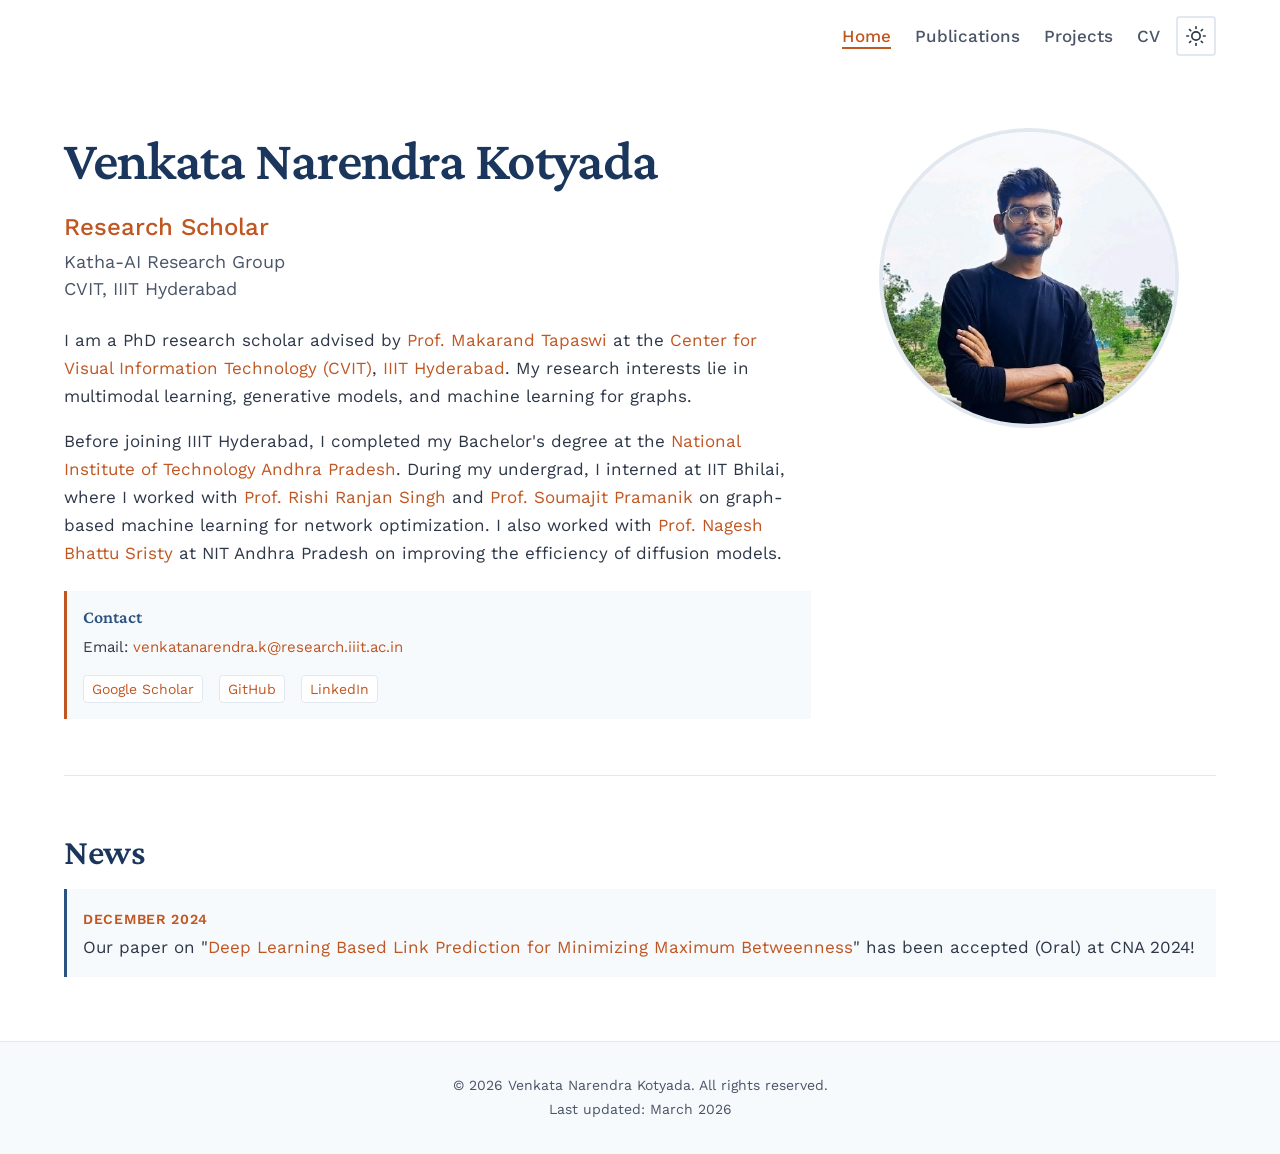
<file: index.html>
<!DOCTYPE html>
<html lang="en">
<head>
    <meta charset="UTF-8">
    <meta name="viewport" content="width=device-width, initial-scale=1.0">
    <title>Venkata Narendra Kotyada</title>
    <link rel="icon" type="image/png" href="images/favicon.png">
    <link rel="stylesheet" href="styles.css">
    <link rel="preconnect" href="https://fonts.googleapis.com">
    <link rel="preconnect" href="https://fonts.gstatic.com" crossorigin>
    <link href="https://fonts.googleapis.com/css2?family=Crimson+Pro:wght@300;400;600&family=Work+Sans:wght@300;400;500;600&display=swap" rel="stylesheet">
</head>
<body class="home-page">
    <nav class="navbar">
        <div class="nav-container">
            <ul class="nav-menu">
                <li><a href="/" class="nav-link active">Home</a></li>
                <li><a href="/publications" class="nav-link">Publications</a></li>
                <li><a href="/projects" class="nav-link">Projects</a></li>
                <li><a href="/cv" class="nav-link">CV</a></li>
            </ul>
            <button class="theme-toggle" aria-label="Toggle dark mode">
                <svg class="sun-icon" xmlns="http://www.w3.org/2000/svg" width="20" height="20" viewBox="0 0 24 24" fill="none" stroke="currentColor" stroke-width="2" stroke-linecap="round" stroke-linejoin="round">
                    <circle cx="12" cy="12" r="5"></circle>
                    <line x1="12" y1="1" x2="12" y2="3"></line>
                    <line x1="12" y1="21" x2="12" y2="23"></line>
                    <line x1="4.22" y1="4.22" x2="5.64" y2="5.64"></line>
                    <line x1="18.36" y1="18.36" x2="19.78" y2="19.78"></line>
                    <line x1="1" y1="12" x2="3" y2="12"></line>
                    <line x1="21" y1="12" x2="23" y2="12"></line>
                    <line x1="4.22" y1="19.78" x2="5.64" y2="18.36"></line>
                    <line x1="18.36" y1="5.64" x2="19.78" y2="4.22"></line>
                </svg>
                <svg class="moon-icon" xmlns="http://www.w3.org/2000/svg" width="20" height="20" viewBox="0 0 24 24" fill="none" stroke="currentColor" stroke-width="2" stroke-linecap="round" stroke-linejoin="round">
                    <path d="M21 12.79A9 9 0 1 1 11.21 3 7 7 0 0 0 21 12.79z"></path>
                </svg>
            </button>
        </div>
    </nav>

    <main class="container">
        <section class="hero">
            <div class="hero-content">
                <div class="hero-text">
                    <h1 class="fade-in">Venkata Narendra Kotyada</h1>
                    <p class="subtitle fade-in-delay-1">Research Scholar</p>
                    <p class="affiliation fade-in-delay-2">Katha-AI Research Group<br>CVIT, IIIT Hyderabad</p>
                    
                    <div class="hero-description fade-in-delay-3">
                        <p>I am a PhD research scholar advised by 
                            <a href="https://makarandtapaswi.github.io/" target="_blank">Prof. Makarand Tapaswi</a> at the 
                            <a href="https://cvit.iiit.ac.in" target="_blank">Center for Visual Information Technology (CVIT)</a>, 
                            <a href="https://www.iiit.ac.in" target="_blank">IIIT Hyderabad</a>. 
                            My research interests lie in multimodal learning, generative models, and machine learning for graphs.
                        </p>
                        
                        <p>Before joining IIIT Hyderabad, I completed my Bachelor's degree at the 
                            <a href="https://nitandhra.ac.in/main/" target="_blank">National Institute of Technology Andhra Pradesh</a>. During my undergrad, I interned at IIT Bhilai, where I worked with 
                            <a href="https://www.iitbhilai.ac.in/index.php?pid=rishi" target="_blank">Prof. Rishi Ranjan Singh</a> and 
                            <a href="https://www.iitbhilai.ac.in/index.php?pid=soumajit" target="_blank">Prof. Soumajit Pramanik</a> on graph-based machine learning for network optimization. 
                            I also worked with 
                            <a href="https://nitandhra.ac.in/dept/cse/20001" target="_blank">Prof. Nagesh Bhattu Sristy</a> at NIT Andhra Pradesh on improving the efficiency of diffusion models.
                            </p>
                    </div>

                    <div class="contact-info fade-in-delay-4">
                        <h3>Contact</h3>
                        <p>Email: <a href="mailto:venkatanarendra.k@research.iiit.ac.in">venkatanarendra.k@research.iiit.ac.in</a></p>
                        <div class="social-links">
                            <a href="https://scholar.google.com/citations?user=dub4Sh4AAAAJ&hl=en" class="social-link">Google Scholar</a>
                            <a href="https://github.com/kvn-257" class="social-link">GitHub</a>
                            <a href="https://www.linkedin.com/in/venkata-narendra-kotyada/" class="social-link">LinkedIn</a>
                        </div>
                    </div>
                </div>

                <div class="hero-image fade-in-delay-2">
                    <div class="profile-placeholder">
                        <img src="images/profile.jpg" alt="Narendra">
                    </div>
                </div>
            </div>
        </section>

        <section class="news-section fade-in-delay-5">
            <h2>News</h2>
            <div class="news-grid">
                <div class="news-item">
                    <span class="news-date">December 2024</span>
                    <p>Our paper on "<a href="/project/min-max-betweenness/">Deep Learning Based Link Prediction for Minimizing Maximum Betweenness</a>" has been accepted (Oral) at CNA 2024!</p>
                </div>
            </div>
        </section>

    </main>

    <footer class="footer">
        <div class="footer-content">
            <p>&copy; 2026 Venkata Narendra Kotyada. All rights reserved.</p>
            <p>Last updated: March 2026</p>
        </div>
    </footer>

    <script src="script.js"></script>
</body>
</html>
</file>
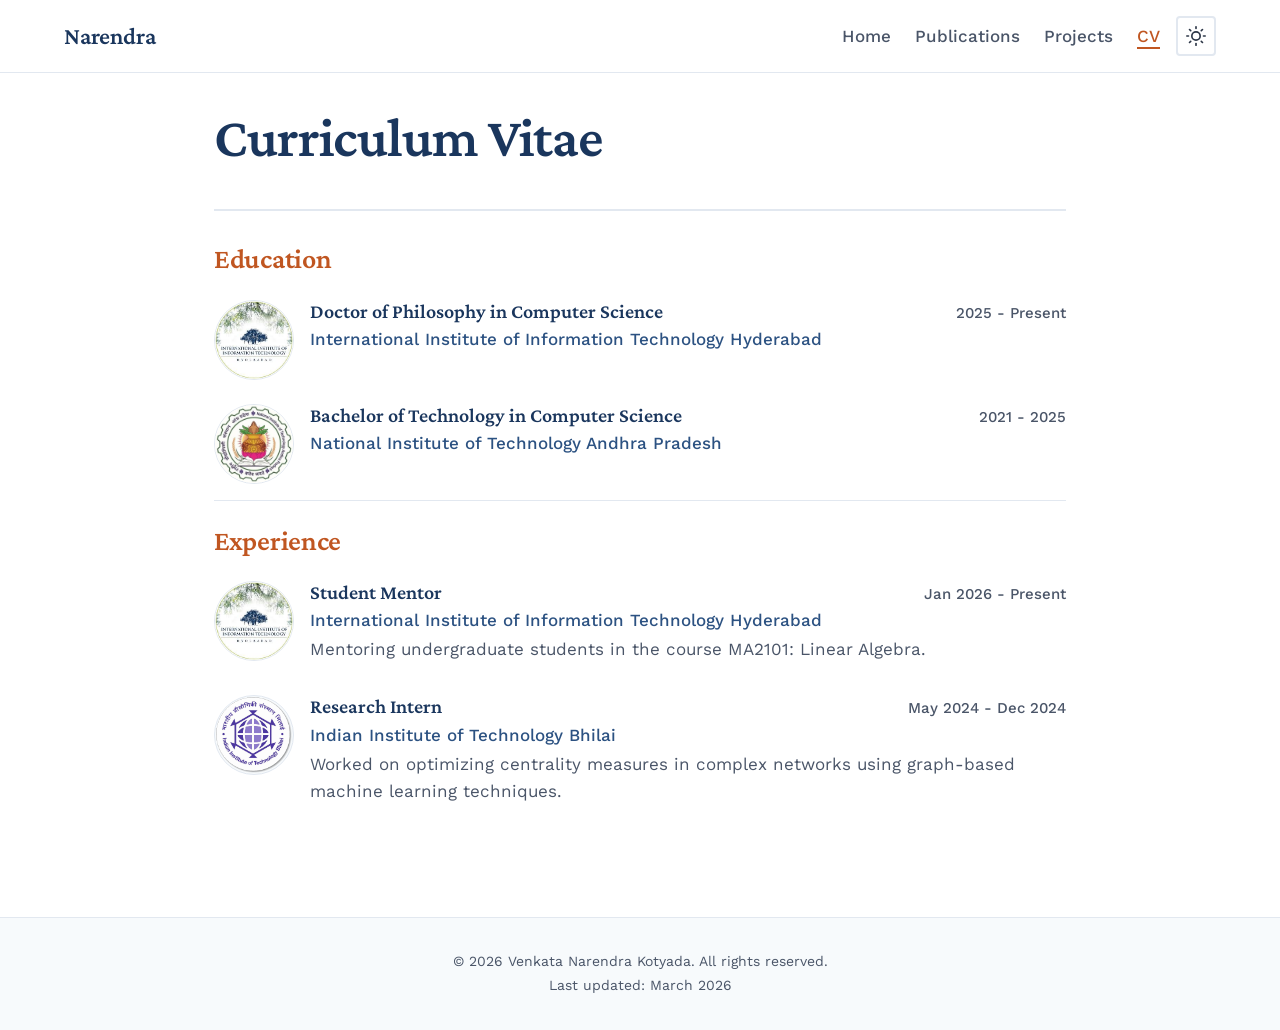
<file: cv.html>
<!DOCTYPE html>
<html lang="en">
<head>
    <meta charset="UTF-8">
    <meta name="viewport" content="width=device-width, initial-scale=1.0">
    <title>CV - Narendra</title>
    <link rel="icon" type="image/png" href="images/favicon.png">
    <link rel="stylesheet" href="styles.css">
    <link rel="preconnect" href="https://fonts.googleapis.com">
    <link rel="preconnect" href="https://fonts.gstatic.com" crossorigin>
    <link href="https://fonts.googleapis.com/css2?family=Crimson+Pro:wght@300;400;600&family=Work+Sans:wght@300;400;500;600&display=swap" rel="stylesheet">
</head>
<body>
    <nav class="navbar">
        <div class="nav-container">
            <a href="/" class="nav-logo">Narendra</a>
            <ul class="nav-menu">
                <li><a href="/" class="nav-link">Home</a></li>
                <li><a href="/publications" class="nav-link">Publications</a></li>
                <li><a href="/projects" class="nav-link">Projects</a></li>
                <li><a href="/cv" class="nav-link active">CV</a></li>
            </ul>
            <button class="theme-toggle" aria-label="Toggle dark mode">
                <svg class="sun-icon" xmlns="http://www.w3.org/2000/svg" width="20" height="20" viewBox="0 0 24 24" fill="none" stroke="currentColor" stroke-width="2" stroke-linecap="round" stroke-linejoin="round">
                    <circle cx="12" cy="12" r="5"></circle>
                    <line x1="12" y1="1" x2="12" y2="3"></line>
                    <line x1="12" y1="21" x2="12" y2="23"></line>
                    <line x1="4.22" y1="4.22" x2="5.64" y2="5.64"></line>
                    <line x1="18.36" y1="18.36" x2="19.78" y2="19.78"></line>
                    <line x1="1" y1="12" x2="3" y2="12"></line>
                    <line x1="21" y1="12" x2="23" y2="12"></line>
                    <line x1="4.22" y1="19.78" x2="5.64" y2="18.36"></line>
                    <line x1="18.36" y1="5.64" x2="19.78" y2="4.22"></line>
                </svg>
                <svg class="moon-icon" xmlns="http://www.w3.org/2000/svg" width="20" height="20" viewBox="0 0 24 24" fill="none" stroke="currentColor" stroke-width="2" stroke-linecap="round" stroke-linejoin="round">
                    <path d="M21 12.79A9 9 0 1 1 11.21 3 7 7 0 0 0 21 12.79z"></path>
                </svg>
            </button>
        </div>
    </nav>

    <main class="container cv-container">
        <section class="page-header fade-in">
            <h1>Curriculum Vitae</h1>
        </section>

        <section class="cv-section fade-in-delay-2">
            <h2>Education</h2>
            <div class="cv-item-with-logo">
                <div class="cv-logo">
                    <img src="images/iiith.jpg" alt="IIIT Hyderabad Logo">
                </div>
                <div class="cv-content">
                    <div class="cv-item-header">
                        <h3>Doctor of Philosophy in Computer Science</h3>
                        <span class="cv-date">2025 - Present</span>
                    </div>
                    <p class="cv-institution">International Institute of Information Technology Hyderabad</p>
                </div>
            </div>

            <div class="cv-item-with-logo">
                <div class="cv-logo">
                    <img src="images/nitap.jpg" alt="NIT Andhra Pradesh Logo">
                </div>
                <div class="cv-content">
                    <div class="cv-item-header">
                        <h3>Bachelor of Technology in Computer Science</h3>
                        <span class="cv-date">2021 - 2025</span>
                    </div>
                    <p class="cv-institution">National Institute of Technology Andhra Pradesh</p>
                </div>
            </div>
        </section>

        <section class="cv-section fade-in-delay-1">
            <h2>Experience</h2>

            <div class="cv-item-with-logo">
                <div class="cv-logo">
                    <img src="images/iiith.jpg" alt="IIIT Hyderabad Logo">
                </div>
                <div class="cv-content">
                    <div class="cv-item-header">
                        <h3>Student Mentor</h3>
                        <span class="cv-date">Jan 2026 - Present</span>
                    </div>
                    <p class="cv-institution">International Institute of Information Technology Hyderabad</p>
                    <p class="cv-description">
                        Mentoring undergraduate students in the course MA2101: Linear Algebra.
                    </p>
                </div>
            </div>

            <div class="cv-item-with-logo">
                <div class="cv-logo">
                    <img src="images/iitbhilai.jpg" alt="IITBhilai Logo">
                </div>
                <div class="cv-content">
                    <div class="cv-item-header">
                        <h3>Research Intern</h3>
                        <span class="cv-date">May 2024 - Dec 2024</span>
                    </div>
                    <p class="cv-institution">Indian Institute of Technology Bhilai</p>
                    <p class="cv-description">
                        Worked on optimizing centrality measures in complex networks using graph-based machine learning techniques.
                    </p>
                </div>
            </div>

        </section>

    </main>

    <footer class="footer">
        <div class="footer-content">
            <p>&copy; 2026 Venkata Narendra Kotyada. All rights reserved.</p>
            <p>Last updated: March 2026</p>
        </div>
    </footer>

    <script src="script.js"></script>
</body>
</html>
</file>
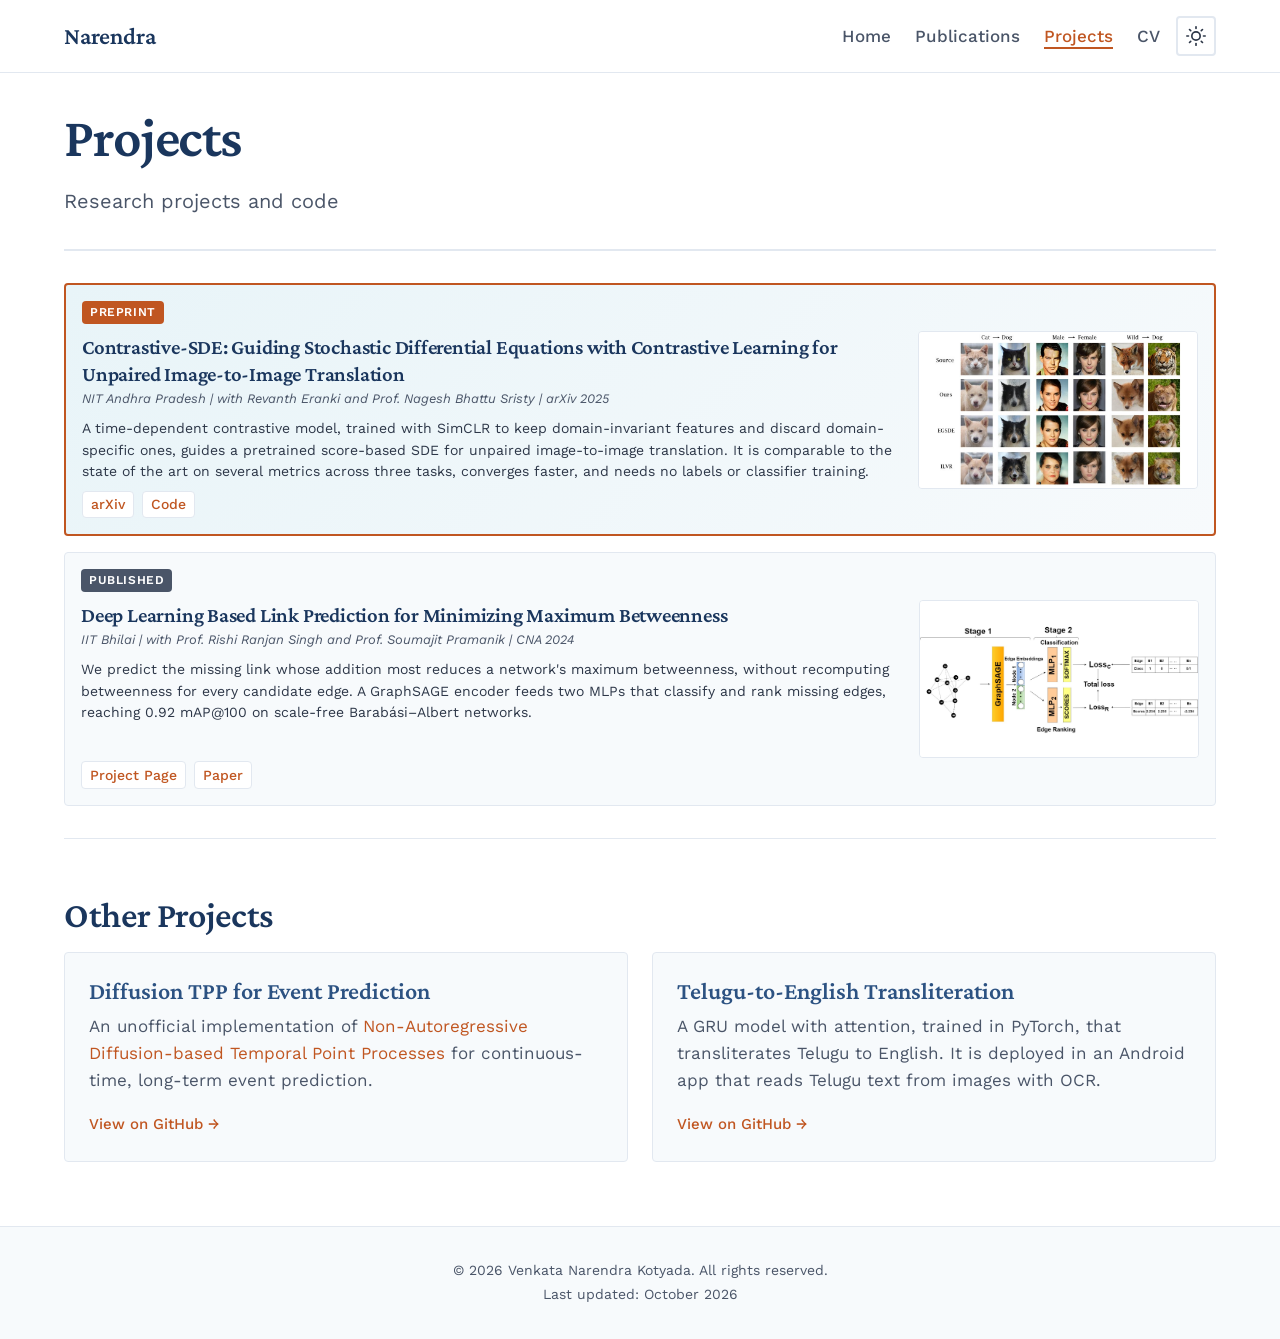
<file: projects.html>
<!DOCTYPE html>
<html lang="en">
<head>
    <meta charset="UTF-8">
    <meta name="viewport" content="width=device-width, initial-scale=1.0">
    <title>Projects - Narendra</title>
    <link rel="icon" type="image/png" href="images/favicon.png">
    <link rel="stylesheet" href="styles.css">
    <link rel="preconnect" href="https://fonts.googleapis.com">
    <link rel="preconnect" href="https://fonts.gstatic.com" crossorigin>
    <link href="https://fonts.googleapis.com/css2?family=Crimson+Pro:wght@300;400;600&family=Work+Sans:wght@300;400;500;600&display=swap" rel="stylesheet">
</head>
<body>
    <nav class="navbar">
        <div class="nav-container">
            <a href="/" class="nav-logo">Narendra</a>
            <ul class="nav-menu">
                <li><a href="/" class="nav-link">Home</a></li>
                <li><a href="/publications" class="nav-link">Publications</a></li>
                <li><a href="/projects" class="nav-link active">Projects</a></li>
                <li><a href="/cv" class="nav-link">CV</a></li>
            </ul>
            <button class="theme-toggle" aria-label="Toggle dark mode">
                <svg class="sun-icon" xmlns="http://www.w3.org/2000/svg" width="20" height="20" viewBox="0 0 24 24" fill="none" stroke="currentColor" stroke-width="2" stroke-linecap="round" stroke-linejoin="round">
                    <circle cx="12" cy="12" r="5"></circle>
                    <line x1="12" y1="1" x2="12" y2="3"></line>
                    <line x1="12" y1="21" x2="12" y2="23"></line>
                    <line x1="4.22" y1="4.22" x2="5.64" y2="5.64"></line>
                    <line x1="18.36" y1="18.36" x2="19.78" y2="19.78"></line>
                    <line x1="1" y1="12" x2="3" y2="12"></line>
                    <line x1="21" y1="12" x2="23" y2="12"></line>
                    <line x1="4.22" y1="19.78" x2="5.64" y2="18.36"></line>
                    <line x1="18.36" y1="5.64" x2="19.78" y2="4.22"></line>
                </svg>
                <svg class="moon-icon" xmlns="http://www.w3.org/2000/svg" width="20" height="20" viewBox="0 0 24 24" fill="none" stroke="currentColor" stroke-width="2" stroke-linecap="round" stroke-linejoin="round">
                    <path d="M21 12.79A9 9 0 1 1 11.21 3 7 7 0 0 0 21 12.79z"></path>
                </svg>
            </button>
        </div>
    </nav>

    <main class="container">
        <section class="page-header fade-in">
            <h1>Projects</h1>
            <p class="page-subtitle">Research projects and code</p>
        </section>

        <section class="projects-section equal-cards">
            <div class="project-card featured fade-in-delay-1">
                <div class="project-content">
                    <span class="project-tag">Preprint</span>
                    <h2><a href="https://arxiv.org/abs/2510.03821" target="_blank">Contrastive-SDE: Guiding Stochastic Differential Equations with Contrastive Learning for Unpaired Image-to-Image Translation</a></h2>
                    <p class="project-meta">NIT Andhra Pradesh | with Revanth Eranki and Prof. Nagesh Bhattu Sristy | arXiv 2025</p>
                    <p class="project-description">
                        A time-dependent contrastive model, trained with SimCLR to keep domain-invariant features and discard domain-specific ones, guides a pretrained score-based SDE for unpaired image-to-image translation. It is comparable to the state of the art on several metrics across three tasks, converges faster, and needs no labels or classifier training.
                    </p>
                    <div class="project-links">
                        <a href="https://arxiv.org/abs/2510.03821" class="project-link" target="_blank">arXiv</a>
                        <a href="https://github.com/kvn-257/Contrastive-SDE" class="project-link" target="_blank">Code</a>
                    </div>
                </div>
                <div class="project-visual">
                    <div class="project-placeholder">
                        <img src="images/projects/contrastive-sde.jpg" alt="Cat to dog, male to female and wild animal to dog translations by Contrastive-SDE compared with EGSDE and ILVR.">
                    </div>
                </div>
            </div>

            <div class="project-card fade-in-delay-2">
                <div class="project-content">
                    <span class="project-tag completed">Published</span>
                    <h2><a href="/project/min-max-betweenness/">Deep Learning Based Link Prediction for Minimizing Maximum Betweenness</a></h2>
                    <p class="project-meta">IIT Bhilai | with Prof. Rishi Ranjan Singh and Prof. Soumajit Pramanik | CNA 2024</p>
                    <p class="project-description">
                        We predict the missing link whose addition most reduces a network's maximum betweenness, without recomputing betweenness for every candidate edge. A GraphSAGE encoder feeds two MLPs that classify and rank missing edges, reaching 0.92 mAP@100 on scale-free Barab&aacute;si&ndash;Albert networks.
                    </p>
                    <div class="project-links">
                        <a href="/project/min-max-betweenness/" class="project-link">Project Page</a>
                        <a href="https://doi.org/10.1007/978-3-031-82439-5_20" class="project-link" target="_blank">Paper</a>
                    </div>
                </div>
                <div class="project-visual">
                    <a href="/project/min-max-betweenness/" class="project-placeholder">
                        <img src="project/min-max-betweenness/static/images/workflow.png" alt="Two-stage model: GraphSAGE node embeddings feed a classifier MLP and a ranking MLP.">
                    </a>
                </div>
            </div>
        </section>

        <section class="open-source-section fade-in-delay-4">
            <h2>Other Projects</h2>
            <div class="os-grid">
                <div class="os-card">
                    <h3>Diffusion TPP for Event Prediction</h3>
                    <p>An unofficial implementation of <a href="https://arxiv.org/abs/2311.01033" target="_blank">Non-Autoregressive Diffusion-based Temporal Point Processes</a> for continuous-time, long-term event prediction.</p>
                    <a href="https://github.com/kvn-257/Diffusion-TPP-for-Event-Prediction" class="os-link" target="_blank">View on GitHub →</a>
                </div>
                <div class="os-card">
                    <h3>Telugu-to-English Transliteration</h3>
                    <p>A GRU model with attention, trained in PyTorch, that transliterates Telugu to English. It is deployed in an Android app that reads Telugu text from images with OCR.</p>
                    <a href="https://github.com/kvn-257/Transliteration-Telugu-to-English" class="os-link" target="_blank">View on GitHub →</a>
                </div>
            </div>
        </section>
    </main>

    <footer class="footer">
        <div class="footer-content">
            <p>&copy; 2026 Venkata Narendra Kotyada. All rights reserved.</p>
            <p>Last updated: October 2026</p>
        </div>
    </footer>

    <script src="script.js"></script>
</body>
</html>
</file>
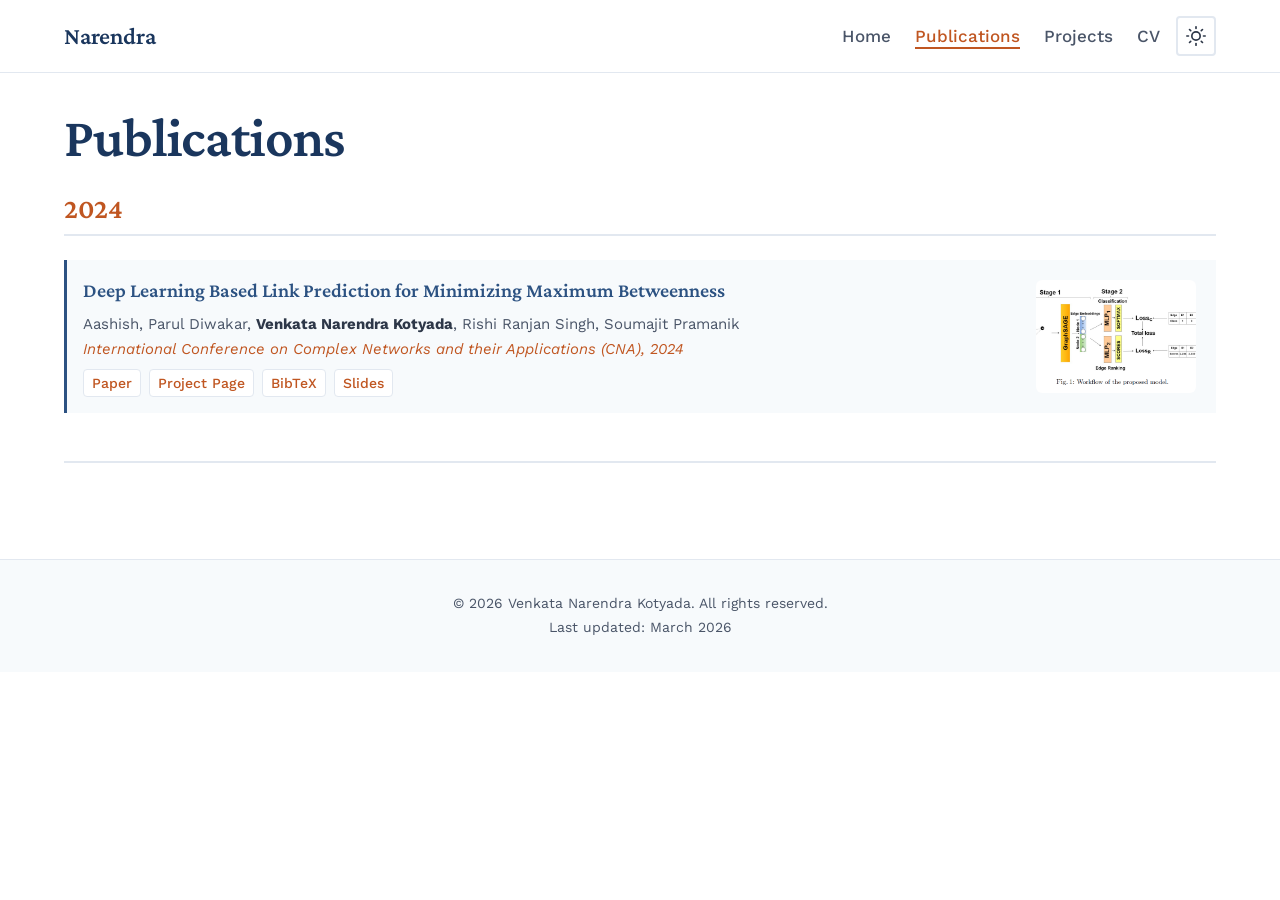
<file: publications.html>
<!DOCTYPE html>
<html lang="en">

<head>
    <meta charset="UTF-8">
    <meta name="viewport" content="width=device-width, initial-scale=1.0">
    <title>Publications - Narendra</title>
    <link rel="icon" type="image/png" href="images/favicon.png">
    <link rel="stylesheet" href="styles.css">
    <link rel="preconnect" href="https://fonts.googleapis.com">
    <link rel="preconnect" href="https://fonts.gstatic.com" crossorigin>
    <link
        href="https://fonts.googleapis.com/css2?family=Crimson+Pro:wght@300;400;600&family=Work+Sans:wght@300;400;500;600&display=swap"
        rel="stylesheet">
</head>

<body>
    <nav class="navbar">
        <div class="nav-container">
            <a href="/" class="nav-logo">Narendra</a>
            <ul class="nav-menu">
                <li><a href="/" class="nav-link">Home</a></li>
                <li><a href="/publications" class="nav-link active">Publications</a></li>
                <li><a href="/projects" class="nav-link">Projects</a></li>
                <li><a href="/cv" class="nav-link">CV</a></li>
            </ul>
            <button class="theme-toggle" aria-label="Toggle dark mode">
                <svg class="sun-icon" xmlns="http://www.w3.org/2000/svg" width="20" height="20" viewBox="0 0 24 24"
                    fill="none" stroke="currentColor" stroke-width="2" stroke-linecap="round" stroke-linejoin="round">
                    <circle cx="12" cy="12" r="5"></circle>
                    <line x1="12" y1="1" x2="12" y2="3"></line>
                    <line x1="12" y1="21" x2="12" y2="23"></line>
                    <line x1="4.22" y1="4.22" x2="5.64" y2="5.64"></line>
                    <line x1="18.36" y1="18.36" x2="19.78" y2="19.78"></line>
                    <line x1="1" y1="12" x2="3" y2="12"></line>
                    <line x1="21" y1="12" x2="23" y2="12"></line>
                    <line x1="4.22" y1="19.78" x2="5.64" y2="18.36"></line>
                    <line x1="18.36" y1="5.64" x2="19.78" y2="4.22"></line>
                </svg>
                <svg class="moon-icon" xmlns="http://www.w3.org/2000/svg" width="20" height="20" viewBox="0 0 24 24"
                    fill="none" stroke="currentColor" stroke-width="2" stroke-linecap="round" stroke-linejoin="round">
                    <path d="M21 12.79A9 9 0 1 1 11.21 3 7 7 0 0 0 21 12.79z"></path>
                </svg>
            </button>
        </div>
    </nav>

    <main class="container">
        <section class="page-header fade-in">
            <h1>Publications</h1>

            <section class="publications-section">
                <div class="year-section fade-in-delay-1">
                    <h2 class="year-header">2024</h2>

                    <div class="publication-item">
                        <div class="pub-image">
                            <a href="/project/min-max-betweenness/">
                                <img src="images/paper1.png" alt="paper figure">
                            </a>
                        </div>
                        <h3 class="pub-title"><a href="/project/min-max-betweenness/">Deep Learning Based Link
                                Prediction for Minimizing Maximum Betweenness</a></h3>
                        <p class="pub-authors">Aashish, Parul Diwakar, <strong>Venkata Narendra Kotyada</strong>, Rishi
                            Ranjan Singh, Soumajit Pramanik </p>
                        <p class="pub-venue">International Conference on Complex Networks and their Applications (CNA),
                            2024</p>
                        <div class="pub-links">
                            <a href="https://link.springer.com/chapter/10.1007/978-3-031-82439-5_20"
                                class="pub-link">Paper</a>
                            <a href="/project/min-max-betweenness/" class="pub-link">Project Page</a>
                            <a href="/project/min-max-betweenness/#BibTeX" class="pub-link">BibTeX</a>
                            <a href="#" class="pub-link">Slides</a>
                        </div>

                    </div>

                </div>

                <!--<div class="year-section fade-in-delay-2">
                <h2 class="year-header">2023</h2>
                
                <div class="publication-item">
                    <h3 class="pub-title">Robust Neural Networks Against Adversarial Attacks: A Meta-Learning Approach</h3>
                    <p class="pub-authors"><strong>Jane Doe</strong>, Alice Thompson, David Lee</p>
                    <p class="pub-venue">Neural Information Processing Systems (NeurIPS), 2023</p>
                    <p class="pub-description">We introduce a meta-learning framework that enables neural networks to quickly adapt to new types of adversarial attacks. Our method achieves superior robustness across multiple attack scenarios while maintaining high clean accuracy.</p>
                    <div class="pub-links">
                        <a href="#" class="pub-link">PDF</a>
                        <a href="#" class="pub-link">Code</a>
                        <a href="#" class="pub-link">BibTeX</a>
                        <a href="#" class="pub-link">Poster</a>
                    </div>
                </div>
            </div>-->

            </section>
        </section>
    </main>

    <footer class="footer">
        <div class="footer-content">
            <p>&copy; 2026 Venkata Narendra Kotyada. All rights reserved.</p>
            <p>Last updated: March 2026</p>
        </div>
    </footer>

    <script src="script.js"></script>
</body>

</html>
</file>
<file: styles.css>
/* ===========================
   CSS Variables & Reset
   =========================== */

:root {
    /* Colors - Sophisticated academic palette (Light Mode) */
    --color-primary: #1a365d;
    --color-secondary: #2c5282;
    --color-accent: #c05621;
    --color-text: #2d3748;
    --color-text-light: #4a5568;
    --color-border: #e2e8f0;
    --color-bg: #ffffff;
    --color-bg-subtle: #f7fafc;
    --color-bg-hover: #edf2f7;
    
    /* Typography */
    --font-serif: 'Crimson Pro', Georgia, serif;
    --font-sans: 'Work Sans', -apple-system, BlinkMacSystemFont, sans-serif;
    
    /* Spacing */
    --spacing-xs: 0.1rem;
    --spacing-sm: 0.5rem;
    --spacing-md: 1.0rem;
    --spacing-lg: 1.5rem;
    --spacing-xl: 2.0rem;
    
    /* Layout */
    --max-width: 1200px;
    --border-radius: 4px;
    
    /* Transitions */
    --transition: all 0.3s cubic-bezier(0.4, 0, 0.2, 1);
}

/* Dark Mode Colors */
body.dark-mode {
    --color-primary: #93c5fd;
    --color-secondary: #60a5fa;
    --color-accent: #fb923c;
    --color-text: #e5e7eb;
    --color-text-light: #9ca3af;
    --color-border: #374151;
    --color-bg: #111827;
    --color-bg-subtle: #1f2937;
    --color-bg-hover: #2d3748;
}

* {
    margin: 0;
    padding: 0;
    box-sizing: border-box;
}

body {
    font-family: var(--font-sans);
    font-size: 17px;
    line-height: 1.6;
    color: var(--color-text);
    background-color: var(--color-bg);
    -webkit-font-smoothing: antialiased;
    -moz-osx-font-smoothing: grayscale;
    transition: background-color 0.3s ease, color 0.3s ease;
}

/* ===========================
   Typography
   =========================== */

h1, h2, h3, h4, h5, h6 {
    font-family: var(--font-serif);
    font-weight: 600;
    line-height: 1.15;
    color: var(--color-primary);
    margin-bottom: var(--spacing-sm);
}

h1 {
    font-size: 3.5rem;
    letter-spacing: -0.02em;
    margin-bottom: var(--spacing-md);
}

h2 {
    font-size: 2.25rem;
    letter-spacing: -0.01em;
    margin-top: var(--spacing-lg);
    margin-bottom: var(--spacing-md);
}

h3 {
    font-size: 1.5rem;
    color: var(--color-secondary);
}

p {
    margin-bottom: var(--spacing-sm);
}

a {
    color: var(--color-accent);
    text-decoration: none;
    transition: var(--transition);
}

a:hover {
    color: var(--color-secondary);
}

/* ===========================
   Navigation
   =========================== */

.navbar {
    background-color: var(--color-bg);
    border-bottom: 1px solid var(--color-border);
    position: sticky;
    top: 0;
    z-index: 100;
    backdrop-filter: blur(10px);
    background-color: rgba(255, 255, 255, 0.95);
    transition: var(--transition);
}

body.dark-mode .navbar {
    background-color: rgba(17, 24, 39, 0.95);
}

.nav-container {
    max-width: var(--max-width);
    margin: 0 auto;
    padding: var(--spacing-md) var(--spacing-lg);
    display: flex;
    align-items: center;
}

.nav-logo {
    font-family: var(--font-serif);
    font-size: 1.5rem;
    font-weight: 600;
    color: var(--color-primary);
}

.nav-menu {
    display: flex;
    list-style: none;
    gap: var(--spacing-lg);
    margin-left: auto;
}

.nav-link {
    font-weight: 500;
    color: var(--color-text-light);
    padding: var(--spacing-xs) 0;
    border-bottom: 2px solid transparent;
    transition: var(--transition);
}

.nav-link:hover,
.nav-link.active {
    color: var(--color-accent);
    border-bottom-color: var(--color-accent);
}

/* Theme Toggle Button */
.theme-toggle {
    background: none;
    border: 2px solid var(--color-border);
    border-radius: var(--border-radius);
    padding: var(--spacing-xs);
    cursor: pointer;
    display: flex;
    align-items: center;
    justify-content: center;
    color: var(--color-text);
    transition: var(--transition);
    width: 40px;
    height: 40px;
    position: relative;
    margin-left: var(--spacing-md);
}

.theme-toggle:hover {
    background-color: var(--color-bg-hover);
    border-color: var(--color-accent);
    transform: rotate(15deg);
}

.theme-toggle svg {
    position: absolute;
    transition: opacity 0.3s ease, transform 0.3s ease;
}

.sun-icon {
    opacity: 1;
    transform: rotate(0deg);
}

.moon-icon {
    opacity: 0;
    transform: rotate(-90deg);
}

body.dark-mode .sun-icon {
    opacity: 0;
    transform: rotate(90deg);
}

body.dark-mode .moon-icon {
    opacity: 1;
    transform: rotate(0deg);
}

/* ===========================
   Layout
   =========================== */

.container {
    max-width: var(--max-width);
    margin: 0 auto;
    padding: var(--spacing-xl) var(--spacing-lg);
}

.cv-container {
    max-width: 900px;
}

/* ===========================
   Hero Section (Home)
   =========================== */

.hero {
    padding: var(--spacing-lg) 0;
}

.hero-content {
    display: grid;
    grid-template-columns: 2fr 1fr;
    gap: var(--spacing-xl);
    align-items: start;
}

.subtitle {
    font-size: 1.5rem;
    color: var(--color-accent);
    font-weight: 500;
    margin-bottom: var(--spacing-xs);
}

.affiliation {
    font-size: 1.125rem;
    color: var(--color-text-light);
    margin-bottom: var(--spacing-lg);
    line-height: 1.5;
}

.hero-description {
    margin: var(--spacing-lg) 0;
}

.hero-description p {
    font-size: 1.0625rem;
    line-height: 1.65;
    margin-bottom: var(--spacing-md);
}

.contact-info {
    margin-top: var(--spacing-lg);
    padding: var(--spacing-md);
    background-color: var(--color-bg-subtle);
    border-left: 3px solid var(--color-accent);
}

.contact-info h3 {
    font-size: 1.125rem;
    margin-bottom: var(--spacing-sm);
}

.contact-info p {
    margin-bottom: var(--spacing-xs);
    font-size: 0.9375rem;
}

.social-links {
    display: flex;
    gap: var(--spacing-md);
    margin-top: var(--spacing-md);
    flex-wrap: wrap;
}

.social-link {
    padding: var(--spacing-xs) var(--spacing-sm);
    background-color: var(--color-bg);
    border: 1px solid var(--color-border);
    border-radius: var(--border-radius);
    font-size: 0.875rem;
    transition: var(--transition);
}

.social-link:hover {
    background-color: var(--color-accent);
    color: white;
    border-color: var(--color-accent);
}

.hero-image {
    display: flex;
    justify-content: center;
    align-items: start;
}

.profile-placeholder {
    width: 300px;
    height: 300px;
    border-radius: 50%;
    overflow: hidden;
    background-color: var(--color-bg-subtle);
    border: 4px solid var(--color-border);
    color: var(--color-text);
}

.profile-placeholder img {
    width: 100%;
    height: 100%;
    object-fit: cover;
}


/* ===========================
   News Section
   =========================== */

.news-section {
    margin-top: var(--spacing-xl);
    padding-top: var(--spacing-xl);
    border-top: 1px solid var(--color-border);
}

.news-grid {
    display: grid;
    gap: var(--spacing-md);
}

.news-item {
    padding: var(--spacing-md);
    background-color: var(--color-bg-subtle);
    border-left: 3px solid var(--color-secondary);
    transition: var(--transition);
}

.news-item:hover {
    background-color: var(--color-bg-hover);
    transform: translateX(4px);
}

.news-date {
    font-weight: 600;
    color: var(--color-accent);
    font-size: 0.875rem;
    text-transform: uppercase;
    letter-spacing: 0.05em;
}

.news-item p {
    margin-top: var(--spacing-xs);
    margin-bottom: 0;
}

/* ===========================
   Page Header
   =========================== */

.page-header {
    margin-bottom: var(--spacing-xl);
    padding-bottom: var(--spacing-lg);
    border-bottom: 2px solid var(--color-border);
}

.page-subtitle {
    font-size: 1.25rem;
    color: var(--color-text-light);
    margin-top: var(--spacing-sm);
}

.home-page .navbar {
    border-bottom: none;
}
/* ===========================
   Publications
   =========================== */

.publications-section {
    margin-top: var(--spacing-lg);
}

.year-section {
    margin-bottom: var(--spacing-lg);
}

.year-header {
    font-size: 1.75rem;
    color: var(--color-accent);
    margin-bottom: var(--spacing-lg);
    padding-bottom: var(--spacing-sm);
    border-bottom: 2px solid var(--color-border);
}

.publication-item {
    margin-bottom: var(--spacing-md);
    padding: var(--spacing-md);
    background-color: var(--color-bg-subtle);
    border-left: 3px solid var(--color-secondary);
    transition: var(--transition);
    position: relative;
    padding-right: 180px;
}


.pub-image{
    position: absolute;
    right: 20px;
    top: 20px;
    bottom: 20px;
    width: 160px;
    overflow: hidden;
    border-radius: 6px;
}


.pub-image img{
    width: 100%;
    height: 100%;
    object-fit: cover;
}

.publication-item:hover {
    background-color: var(--color-bg-hover);
    border-left-color: var(--color-accent);
}

.pub-title {
    font-size: 1.25rem;
    margin-bottom: var(--spacing-sm);
    line-height: 1.4;
}

.pub-authors {
    font-size: 0.9375rem;
    color: var(--color-text-light);
    margin-bottom: var(--spacing-xs);
}

.pub-authors strong {
    color: var(--color-text);
}

.pub-venue {
    font-style: italic;
    color: var(--color-accent);
    margin-bottom: var(--spacing-sm);
    font-size: 0.9375rem;
}

.pub-description {
    line-height: 1.6;
    margin-bottom: var(--spacing-md);
}

.pub-links {
    display: flex;
    gap: var(--spacing-sm);
    flex-wrap: wrap;
}

.pub-link {
    padding: var(--spacing-xs) var(--spacing-sm);
    background-color: var(--color-bg);
    border: 1px solid var(--color-border);
    border-radius: var(--border-radius);
    font-size: 0.875rem;
    font-weight: 500;
    transition: var(--transition);
}

.pub-link:hover {
    background-color: var(--color-accent);
    color: white;
    border-color: var(--color-accent);
}

/* ===========================
   Projects
   =========================== */

.projects-section {
    margin-top: var(--spacing-lg);
}

.project-card {
    display: grid;
    grid-template-columns: 2fr 1fr;
    gap: var(--spacing-lg);
    margin-bottom: var(--spacing-lg);
    padding: var(--spacing-md);
    background-color: var(--color-bg-subtle);
    border: 1px solid var(--color-border);
    border-radius: var(--border-radius);
    transition: var(--transition);
}

.project-card:hover {
    box-shadow: 0 8px 24px rgba(0, 0, 0, 0.1);
    transform: translateY(-2px);
}

.project-card.featured {
    background: linear-gradient(135deg, #e8f4f8 0%, var(--color-bg-subtle) 100%);
    border: 2px solid var(--color-accent);
}

body.dark-mode .project-card.featured {
    background: linear-gradient(135deg, #1e3a5f 0%, var(--color-bg-subtle) 100%);
}

.project-tag {
    display: inline-block;
    padding: var(--spacing-xs) var(--spacing-sm);
    background-color: var(--color-accent);
    color: white;
    font-size: 0.75rem;
    font-weight: 600;
    text-transform: uppercase;
    letter-spacing: 0.05em;
    border-radius: var(--border-radius);
    margin-bottom: var(--spacing-sm);
}

.project-tag.completed {
    background-color: var(--color-text-light);
}

.project-card h2 {
    font-size: 1.75rem;
    margin-top: var(--spacing-xs);
    margin-bottom: var(--spacing-sm);
}

.project-card h2 a,
.pub-title a {
    color: inherit;
}

.project-card h2 a:hover,
.pub-title a:hover {
    color: var(--color-accent);
}

.project-meta {
    color: var(--color-text-light);
    font-size: 0.9375rem;
    margin-bottom: var(--spacing-md);
    font-style: italic;
}

.project-description {
    line-height: 1.65;
    margin-bottom: var(--spacing-sm);
}

.project-links {
    display: flex;
    gap: var(--spacing-sm);
    margin-top: var(--spacing-md);
    flex-wrap: wrap;
}

.project-link {
    padding: var(--spacing-xs) var(--spacing-sm);
    background-color: var(--color-bg);
    border: 1px solid var(--color-border);
    border-radius: var(--border-radius);
    font-size: 0.875rem;
    font-weight: 500;
    transition: var(--transition);
}

.project-link:hover {
    background-color: var(--color-secondary);
    color: white;
    border-color: var(--color-secondary);
}

.project-visual {
    display: flex;
    align-items: center;
    justify-content: center;
}

.project-placeholder {
    width: 100%;
    max-width: 400px;
    border-radius: var(--border-radius);
    overflow: hidden;
    background-color: var(--color-bg);
    border: 1px solid var(--color-border);
    color: var(--color-text);
}

.project-placeholder svg,
.project-placeholder img {
    width: 100%;
    height: auto;
    display: block;
}

.project-placeholder img {
    background-color: #ffffff;
}

/* Equal-height project cards with same-size images */
.projects-section.equal-cards {
    display: grid;
    grid-auto-rows: 1fr;
    gap: var(--spacing-md);
}

.projects-section.equal-cards .project-card {
    grid-template-columns: 1fr 280px;
    gap: var(--spacing-md);
    margin-bottom: 0;
}

.projects-section.equal-cards .project-card h2 {
    font-size: 1.3rem;
    line-height: 1.3;
    margin-bottom: var(--spacing-xs);
}

.projects-section.equal-cards .project-meta {
    font-size: 0.8125rem;
    margin-bottom: var(--spacing-sm);
}

.projects-section.equal-cards .project-content {
    display: flex;
    flex-direction: column;
}

.projects-section.equal-cards .project-tag {
    align-self: flex-start;
}

.projects-section.equal-cards .project-links {
    margin-top: auto;
    padding-top: var(--spacing-sm);
}

.projects-section.equal-cards .project-description {
    font-size: 0.875rem;
    line-height: 1.55;
    margin-bottom: 0;
}

.projects-section.equal-cards .project-placeholder {
    max-width: 280px;
    aspect-ratio: 16 / 9;
    background-color: #ffffff;
}

.projects-section.equal-cards .project-placeholder img {
    height: 100%;
    object-fit: contain;
}

@media (max-width: 768px) {
    .projects-section.equal-cards {
        grid-auto-rows: auto;
    }

    .projects-section.equal-cards .project-card {
        grid-template-columns: 1fr;
    }
}

/* ===========================
   Open Source Section
   =========================== */

.open-source-section {
    margin-top: var(--spacing-xl);
    padding-top: var(--spacing-xl);
    border-top: 1px solid var(--color-border);
}

.os-grid {
    display: grid;
    grid-template-columns: repeat(auto-fit, minmax(300px, 1fr));
    gap: var(--spacing-lg);
    margin-top: var(--spacing-md);
}

.os-card {
    padding: var(--spacing-lg);
    background-color: var(--color-bg-subtle);
    border: 1px solid var(--color-border);
    border-radius: var(--border-radius);
    transition: var(--transition);
}

.os-card:hover {
    background-color: var(--color-bg-hover);
    transform: translateY(-2px);
    box-shadow: 0 4px 12px rgba(0, 0, 0, 0.08);
}

.os-card h3 {
    margin-bottom: var(--spacing-sm);
}

.os-card p {
    color: var(--color-text-light);
    margin-bottom: var(--spacing-md);
}

.os-link {
    color: var(--color-accent);
    font-weight: 500;
    font-size: 0.9375rem;
}

/* ===========================
   CV Sections
   =========================== */

.cv-download {
    margin-top: var(--spacing-md);
}

.download-btn {
    display: inline-block;
    padding: var(--spacing-sm) var(--spacing-lg);
    background-color: var(--color-accent);
    color: white;
    font-weight: 600;
    border-radius: var(--border-radius);
    transition: var(--transition);
}

.download-btn:hover {
    background-color: var(--color-secondary);
    transform: translateY(-2px);
    box-shadow: 0 4px 12px rgba(0, 0, 0, 0.15);
}

.cv-section {
    margin-bottom: var(--spacing-lg);
    padding-bottom: var(--spacing-md);
    border-bottom: 1px solid var(--color-border);
}

.cv-section:last-child {
    border-bottom: none;
}

.cv-section h2 {
    font-size: 1.75rem;
    margin-bottom: var(--spacing-lg);
    color: var(--color-accent);
}

.cv-item {
    margin-bottom: var(--spacing-md);
}

.cv-item:last-child {
    margin-bottom: 0;
}

/* CV Item with Logo Layout */
.cv-item-with-logo {
    display: grid;
    grid-template-columns: 80px 1fr;
    gap: var(--spacing-md);
    margin-bottom: var(--spacing-lg);
    align-items: start;
}

.cv-item-with-logo:last-child {
    margin-bottom: 0;
}

.cv-logo {
    width: 80px;
    height: 80px;
    display: flex;
    align-items: center;
    justify-content: center;
    border-radius: 50%;
    overflow: hidden;
    background-color: var(--color-bg-subtle);
    border: 1px solid var(--color-border);
    flex-shrink: 0;
}

.cv-logo img {
    width: 100%;
    height: 100%;
    object-fit: cover;
}

.cv-content {
    flex: 1;
}

.cv-item-header {
    display: flex;
    justify-content: space-between;
    align-items: baseline;
    margin-bottom: var(--spacing-xs);
    flex-wrap: wrap;
    gap: var(--spacing-sm);
    color: var(--color-primary);
}

.cv-item-header h3 {
    color: var(--color-primary);
    font-size: 1.25rem;
    margin-bottom: 0;
}

.cv-date {
    color: var(--color-text-light);
    font-weight: 500;
    font-size: 0.9375rem;
}

.cv-institution {
    color: var(--color-secondary);
    font-weight: 500;
    margin-bottom: var(--spacing-xs);
}

.cv-description {
    color: var(--color-text-light);
    line-height: 1.6;
}

.cv-subsection {
    margin-bottom: var(--spacing-md);
}

.cv-subsection h3 {
    font-size: 1.125rem;
    margin-bottom: var(--spacing-md);
}

.cv-list {
    display: flex;
    flex-direction: column;
    gap: var(--spacing-md);
}

.cv-list-item {
    display: grid;
    grid-template-columns: 120px 1fr;
    gap: var(--spacing-md);
}

.cv-list-content strong {
    color: var(--color-secondary);
}

.cv-list-content p {
    color: var(--color-text-light);
    font-size: 0.9375rem;
    margin-top: var(--spacing-xs);
}

.cv-conferences {
    color: var(--color-text-light);
    line-height: 1.65;
}

.mentee-list {
    list-style-position: inside;
    color: var(--color-text-light);
}

.mentee-list li {
    margin-bottom: var(--spacing-xs);
    line-height: 1.6;
}

.skills-grid {
    display: grid;
    grid-template-columns: repeat(auto-fit, minmax(250px, 1fr));
    gap: var(--spacing-lg);
    margin-top: var(--spacing-md);
}

.skill-category {
    padding: var(--spacing-md);
    background-color: var(--color-bg-subtle);
    border-left: 3px solid var(--color-accent);
}

.skill-category h3 {
    font-size: 1.125rem;
    margin-bottom: var(--spacing-sm);
}

.skill-category p {
    color: var(--color-text-light);
    font-size: 0.9375rem;
    margin-bottom: 0;
}

/* ===========================
   Footer
   =========================== */

.footer {
    margin-top: var(--spacing-xl);
    padding: var(--spacing-xl) 0;
    border-top: 1px solid var(--color-border);
    background-color: var(--color-bg-subtle);
}

.footer-content {
    max-width: var(--max-width);
    margin: 0 auto;
    padding: 0 var(--spacing-lg);
    text-align: center;
    color: var(--color-text-light);
    font-size: 0.875rem;
}

.footer-content p {
    margin-bottom: var(--spacing-xs);
}

/* ===========================
   Animations
   =========================== */

@keyframes fadeIn {
    from {
        opacity: 0;
        transform: translateY(20px);
    }
    to {
        opacity: 1;
        transform: translateY(0);
    }
}

.fade-in {
    animation: fadeIn 0.8s ease-out;
}

.fade-in-delay-1 {
    animation: fadeIn 0.8s ease-out 0.1s both;
}

.fade-in-delay-2 {
    animation: fadeIn 0.8s ease-out 0.2s both;
}

.fade-in-delay-3 {
    animation: fadeIn 0.8s ease-out 0.3s both;
}

.fade-in-delay-4 {
    animation: fadeIn 0.8s ease-out 0.4s both;
}

.fade-in-delay-5 {
    animation: fadeIn 0.8s ease-out 0.5s both;
}

.fade-in-delay-6 {
    animation: fadeIn 0.8s ease-out 0.6s both;
}

.fade-in-delay-7 {
    animation: fadeIn 0.8s ease-out 0.7s both;
}

.fade-in-delay-8 {
    animation: fadeIn 0.8s ease-out 0.8s both;
}

.fade-in-delay-9 {
    animation: fadeIn 0.8s ease-out 0.9s both;
}

/* ===========================
   Responsive Design
   =========================== */

@media (max-width: 768px) {
    h1 {
        font-size: 2.5rem;
    }
    
    h2 {
        font-size: 1.75rem;
    }
    
    .nav-container {
        flex-direction: column;
        gap: var(--spacing-md);
    }
    
    .nav-menu {
        gap: var(--spacing-md);
    }
    
    .hero-content {
        grid-template-columns: 1fr;
    }
    
    .hero-image {
        order: -1;
    }
    
    .project-card {
        grid-template-columns: 1fr;
    }
    
    .publication-item{
        padding-right: var(--spacing-md);
    }

    .pub-image{
        position: static;
        width: 100%;
        height: 180px;
        margin-bottom: 12px;
    }

    .pub-image img{
        width: 100%;
        height: 100%;
        object-fit: cover;
    }

    .project-visual {
        order: -1;
    }
    
    .cv-list-item {
        grid-template-columns: 1fr;
        gap: var(--spacing-xs);
    }
    
    .interests-grid {
        grid-template-columns: 1fr;
    }
}

@media (max-width: 480px) {
    body {
        font-size: 16px;
    }
    
    .container {
        padding: var(--spacing-lg) var(--spacing-md);
    }
    
    h1 {
        font-size: 2rem;
    }
    
    .profile-placeholder {
        width: 200px;
        height: 200px;
    }
}
</file>
